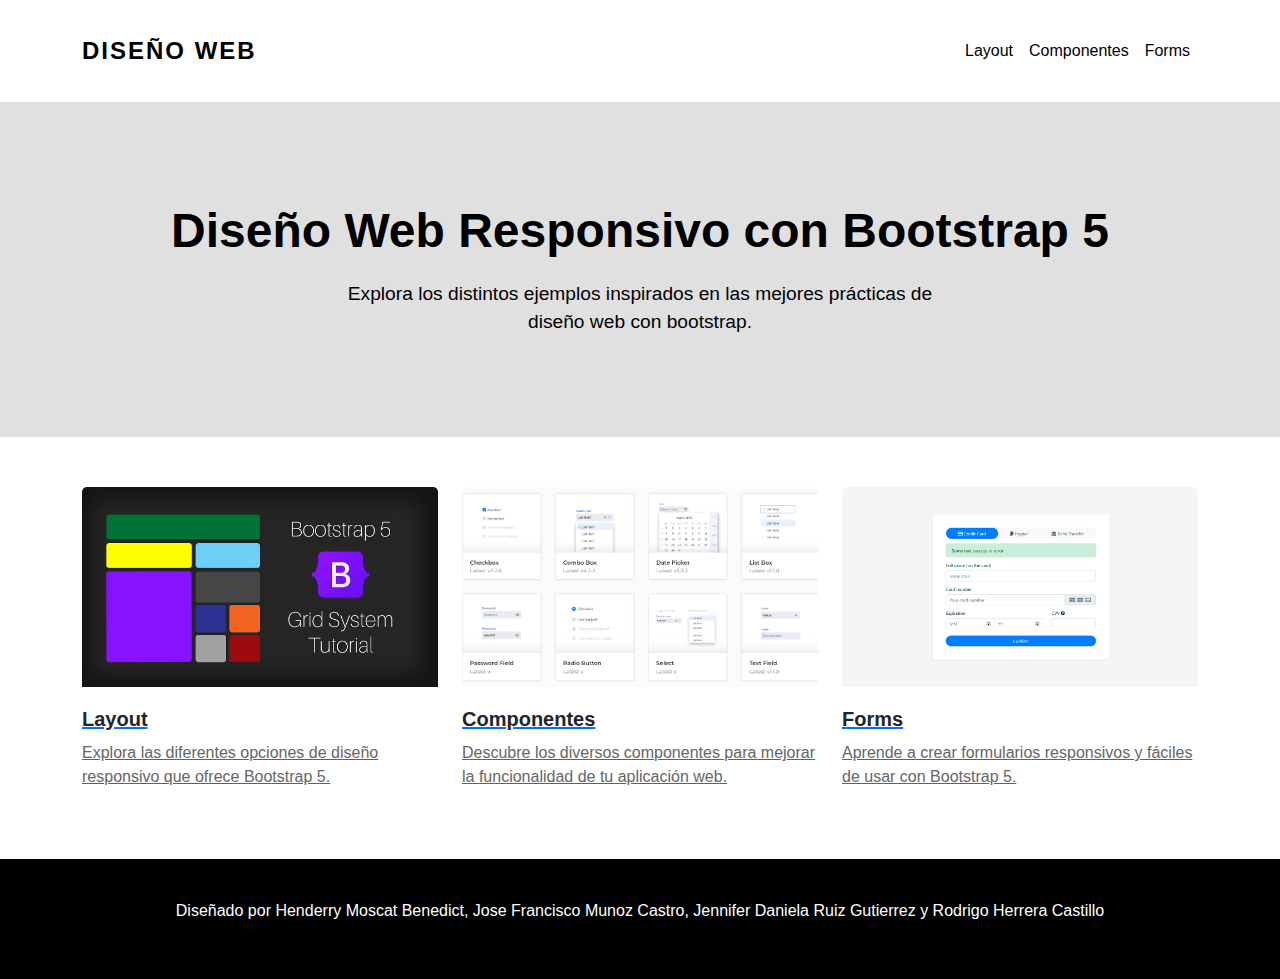
<file: index.html>
<!DOCTYPE html>
<html lang="es">
  <head>
    <meta charset="UTF-8" />
    <meta name="viewport" content="width=device-width, initial-scale=1.0" />
    <title>Diseño Web Responsivo</title>
    <link
      href="https://cdn.jsdelivr.net/npm/bootstrap@5.3.0-alpha1/dist/css/bootstrap.min.css"
      rel="stylesheet"
    />
    <link rel="stylesheet" href="css/index.css" />
 
  </head>
  <body>
    <header>
      <nav class="navbar navbar-expand-lg">
        <div class="container">
          <a class="navbar-brand logo" href="#">DISEÑO WEB</a>
          <button
            class="navbar-toggler"
            type="button"
            data-bs-toggle="collapse"
            data-bs-target="#navbarNav"
            aria-controls="navbarNav"
            aria-expanded="false"
            aria-label="Toggle navigation"
          >
            <span class="navbar-toggler-icon"></span>
          </button>
          <div class="collapse navbar-collapse" id="navbarNav">
            <ul class="navbar-nav ms-auto">
              <li class="nav-item">
                <a class="nav-link" href="#layout">Layout</a>
              </li>
              <li class="nav-item">
                <a class="nav-link" href="#components">Componentes</a>
              </li>
              <li class="nav-item">
                <a class="nav-link" href="#forms">Forms</a>
              </li>
            </ul>
          </div>
        </div>
      </nav>
    </header>

    <section class="hero text-center">
      <div class="container">
        <h1>Diseño Web Responsivo con Bootstrap 5</h1>
        <p>
          Explora los distintos ejemplos inspirados en las mejores prácticas de
          diseño web con bootstrap.
        </p>
      </div>
    </section>

    <div class="container">
      <div class="row g-4">
        <div class="col-md-4">
          <a href="layout.html">
            <div class="card example-card">
              <img
                src="css/maxresdefault.jpg"
                class="card-img-top example-image"
                alt="Layout"
              />
              <div class="card-body">
                <h5 class="card-title">Layout</h5>
                <p class="card-text">
                  Explora las diferentes opciones de diseño responsivo que
                  ofrece Bootstrap 5.
                </p>
              </div>
            </div>
          </a>
        </div>

        <div class="col-md-4">
          <a href="components.html">
            <div class="card example-card">
              <img
                src="css/51866907-7e001f00-234a-11e9-8c38-419ae045f9f7.png"
                class="card-img-top example-image"
                alt="Componentes"
              />
              <div class="card-body">
                <h5 class="card-title">Componentes</h5>
                <p class="card-text">
                  Descubre los diversos componentes para mejorar la
                  funcionalidad de tu aplicación web.
                </p>
              </div>
            </div>
          </a>
        </div>

        <div class="col-md-4">
          <a href="forms.html">
            <div class="card example-card">
              <img
                src="css/bootstrap-4-credit-card-form.png"
                class="card-img-top example-image"
                alt="Forms"
              />
              <div class="card-body">
                <h5 class="card-title">Forms</h5>
                <p class="card-text">
                  Aprende a crear formularios responsivos y fáciles de usar con
                  Bootstrap 5.
                </p>
              </div>
            </div>
          </a>
        </div>
      </div>
    </div>

    <footer class="text-center">
      <div class="container">
        <p>Diseñado por Henderry Moscat Benedict, Jose Francisco Munoz Castro, Jennifer Daniela Ruiz Gutierrez y Rodrigo Herrera Castillo</p>
      </div>
    </footer>

    <script src="https://cdn.jsdelivr.net/npm/bootstrap@5.3.0-alpha1/dist/js/bootstrap.bundle.min.js"></script>
  </body>
</html>
</file>
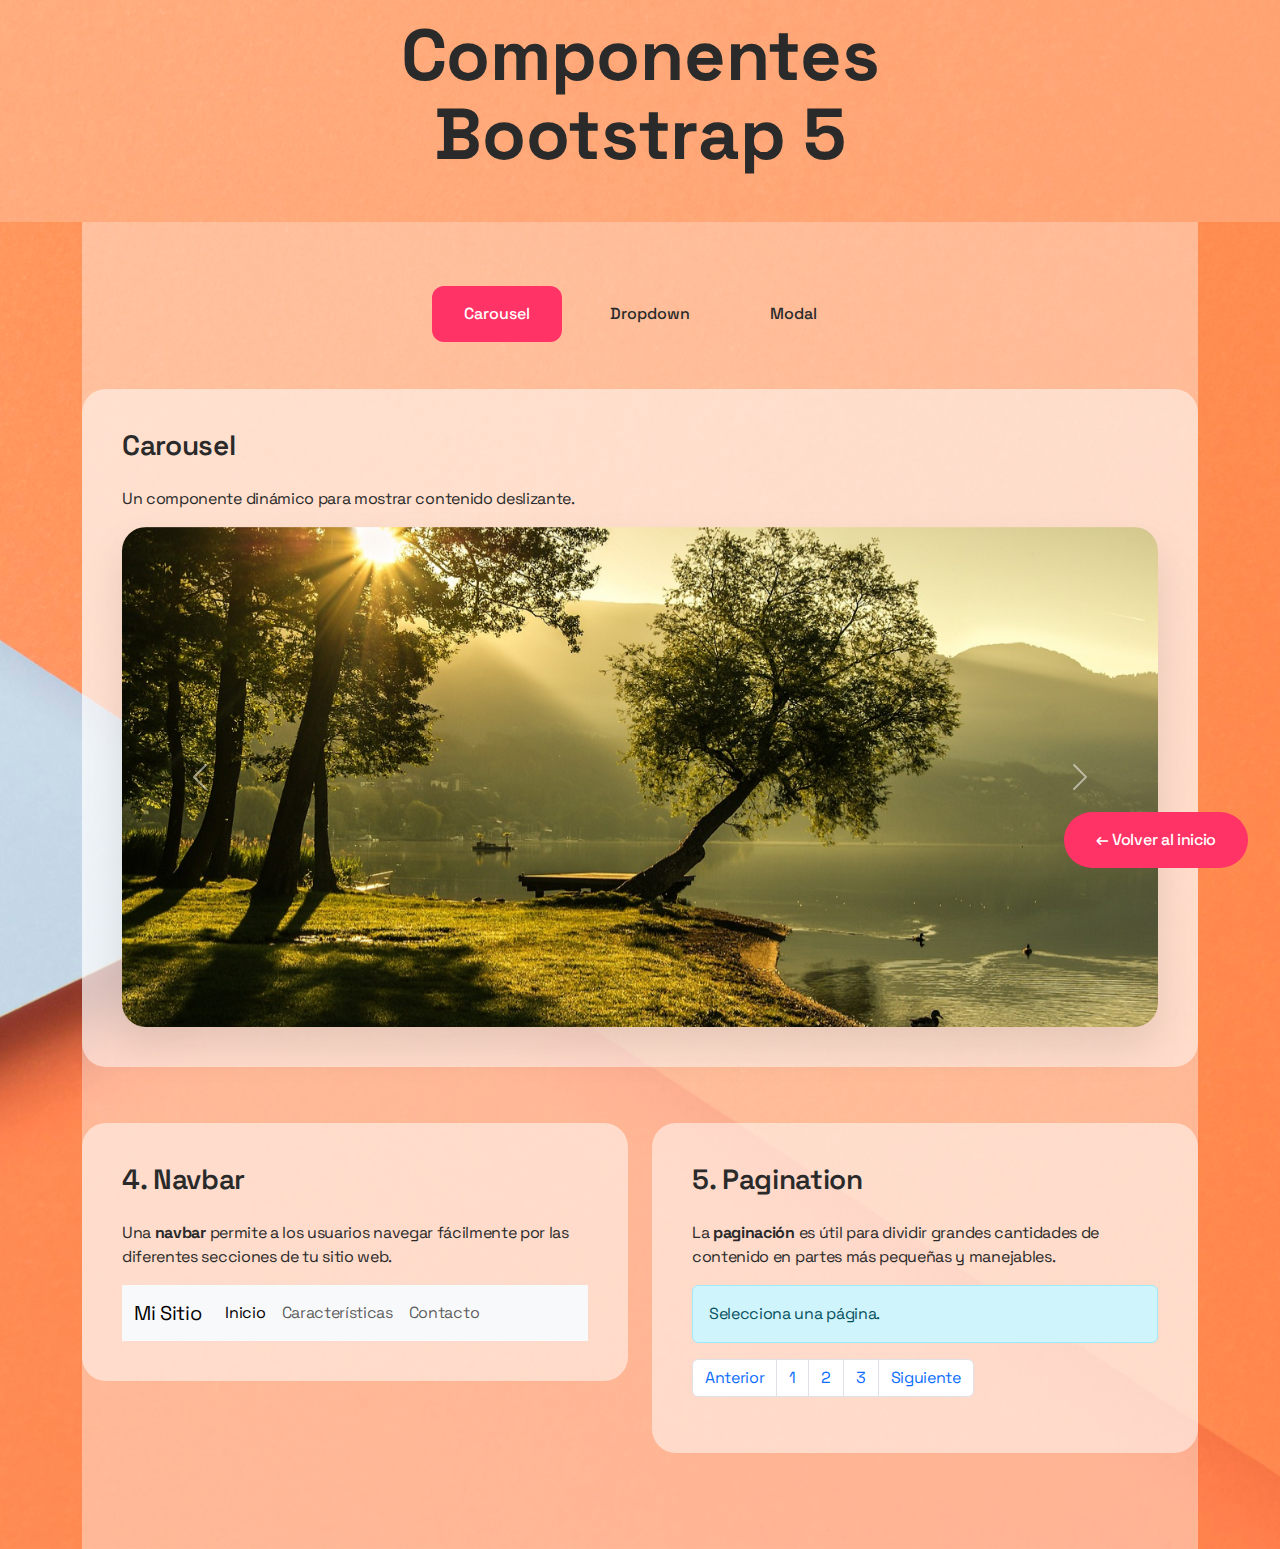
<file: components.html>
<!DOCTYPE html>
<html lang="es">
<head>
    <meta charset="UTF-8">
    <meta name="viewport" content="width=device-width, initial-scale=1.0">
    <title>Componentes Bootstrap 5</title>
    <link href="https://cdn.jsdelivr.net/npm/bootstrap@5.3.2/dist/css/bootstrap.min.css" rel="stylesheet">
    <link rel="preconnect" href="https://fonts.googleapis.com">
    <link rel="preconnect" href="https://fonts.gstatic.com" crossorigin>
    <link href="https://fonts.googleapis.com/css2?family=Space+Grotesk:wght@300;400;500;600;700&display=swap" rel="stylesheet">
    <link rel="stylesheet" href="css/componentes.css">
    
</head>
<body>
    <header class="text-center">
        <div class="container">
            <h1 class="header-title">Componentes<br>Bootstrap 5</h1>
            <p class="lead"></p>
        </div>
    </header>

    <div class="container">
        <div class="main-content">
            <ul class="nav nav-tabs justify-content-center" id="componentNav" role="tablist">
                <li class="nav-item" role="presentation">
                    <button class="nav-link active" id="carousel-tab" data-bs-toggle="tab" data-bs-target="#carousel" type="button" role="tab">Carousel</button>
                </li>
                <li class="nav-item" role="presentation">
                    <button class="nav-link" id="dropdown-tab" data-bs-toggle="tab" data-bs-target="#dropdown" type="button" role="tab">Dropdown</button>
                </li>
                <li class="nav-item" role="presentation">
                    <button class="nav-link" id="modal-tab" data-bs-toggle="tab" data-bs-target="#modal" type="button" role="tab">Modal</button>
                </li>
            </ul>

            <div class="tab-content">
               <div class="tab-pane fade show active" id="carousel" role="tabpanel">
                    <div class="example-card animate-fade-in-up">
                        <h2>Carousel</h2>
                        <p>Un componente dinámico para mostrar contenido deslizante.</p>
                        <div id="carouselExample" class="carousel slide" data-bs-ride="carousel">
                            <div class="carousel-inner">
                                <div class="carousel-item active">
                                    <img src="pasaje1.jpg" class="d-block w-100" alt="Slide 1">
                                </div>
                                <div class="carousel-item">
                                    <img src="paisaje2.jpeg" class="d-block w-100" alt="Slide 2">
                                </div>
                                <div class="carousel-item">
                                    <img src="paisaje3.jpg" class="d-block w-100" alt="Slide 3">
                                </div>  
                            </div>
                            <button class="carousel-control-prev" type="button" data-bs-target="#carouselExample" data-bs-slide="prev">
                                <span class="carousel-control-prev-icon"></span>
                            </button>
                            <button class="carousel-control-next" type="button" data-bs-target="#carouselExample" data-bs-slide="next">
                                <span class="carousel-control-next-icon"></span>
                            </button>
                        </div>
                    </div>
                </div>

                <div class="tab-pane fade" id="dropdown" role="tabpanel">
                    <div class="example-card animate-fade-in-up">
                        <h2>Dropdown</h2>
                        <p>Menús desplegables.</p>
                        <div class="dropdown">
                            <button class="btn btn-primary dropdown-toggle" type="button" id="dropdownMenuButton" data-bs-toggle="dropdown" aria-expanded="false">
                                Abrir menú
                            </button>
                            <ul class="dropdown-menu" aria-labelledby="dropdownMenuButton">
                                <li><a class="dropdown-item" href="#">Opción 1</a></li>
                                <li><a class="dropdown-item" href="#">Opción 2</a></li>
                                <li><a class="dropdown-item" href="#">Opción 3</a></li>
                            </ul>
                        </div>
                    </div>
                </div>

                <div class="tab-pane fade" id="modal" role="tabpanel">
                    <div class="example-card animate-fade-in-up">
                        <h2>Modal</h2>
                        <p>Ventanas emergentes.</p>
                        <button type="button" class="btn btn-primary" data-bs-toggle="modal" data-bs-target="#exampleModal">
                            Abrir modal
                        </button>
                    </div>
                </div>
                <div class="row row-cols-1 row-cols-md-2 row-cols-lg-2 g-4 mt-4">
                    <div class="col">
                        <div class="example-card">
                            <h2>4. Navbar</h2>
                            <p>Una <strong>navbar</strong> permite a los usuarios navegar fácilmente por las diferentes secciones de tu sitio web.</p>
                            <nav class="navbar navbar-expand-lg navbar-light bg-light">
                            <div class="container-fluid">
                                <a class="navbar-brand" href="#">Mi Sitio</a>
                                <button class="navbar-toggler" type="button" data-bs-toggle="collapse" data-bs-target="#navbarNav" aria-controls="navbarNav" aria-expanded="false" aria-label="Toggle navigation">
                                <span class="navbar-toggler-icon"></span>
                                </button>
                                <div class="collapse navbar-collapse" id="navbarNav">
                                <ul class="navbar-nav">
                                    <li class="nav-item">
                                    <a class="nav-link active" aria-current="page" href="#">Inicio</a>
                                    </li>
                                    <li class="nav-item">
                                    <a class="nav-link" href="#">Características</a>
                                    </li>
                                    <li class="nav-item">
                                    <a class="nav-link" href="#">Contacto</a>
                                    </li>
                                </ul>
                                </div>
                            </div>
                            </nav>
                        </div>
                        </div>
            
                          <div class="col">
                                <div class="example-card">
                                    <h2>5. Pagination</h2>
                                    <p>La <strong>paginación</strong> es útil para dividir grandes cantidades de contenido en partes más pequeñas y manejables.</p>
                                    <div id="pagination-content" class="alert alert-info">Selecciona una página.</div>
                                    <nav aria-label="Page navigation example">
                                        <ul class="pagination">
                                            <li class="page-item"><a class="page-link" href="#" onclick="changeContent('Anterior')">Anterior</a></li>
                                            <li class="page-item"><a class="page-link" href="#" onclick="changeContent('1')">1</a></li>
                                            <li class="page-item"><a class="page-link" href="#" onclick="changeContent('2')">2</a></li>
                                            <li class="page-item"><a class="page-link" href="#" onclick="changeContent('3')">3</a></li>
                                            <li class="page-item"><a class="page-link" href="#" onclick="changeContent('Siguiente')">Siguiente</a></li>
                                        </ul>
                                    </nav>
                                </div>
                            </div>
                        </div>
        </div>
    </div>

    <div class="modal fade" id="exampleModal" tabindex="-1" aria-hidden="true">
        <div class="modal-dialog modal-dialog-centered">
            <div class="modal-content">
                <div class="modal-header">
                    <h5 class="modal-title">Título del Modal</h5>
                    <button type="button" class="btn-close" data-bs-dismiss="modal" aria-label="Close"></button>
                </div>
                <div class="modal-body">
                    <p>Este es un ejemplo de modal con diseño moderno y minimalista.</p>
                </div>
                <div class="modal-footer">
                    <button type="button" class="btn btn-secondary" data-bs-dismiss="modal">Cerrar</button>
                    <button type="button" class="btn btn-primary">Guardar cambios</button>
                </div>
            </div>
        </div>
    </div>
</div>
<div class="tab-content">


</div>
      

    <a href="#" class="back-to-home">
        ← Volver al inicio
    </a>

   <script src="https://cdn.jsdelivr.net/npm/@popperjs/core@2.11.8/dist/umd/popper.min.js"></script>
    <script src="https://cdn.jsdelivr.net/npm/bootstrap@5.3.2/dist/js/bootstrap.bundle.min.js"></script>
   <script>
        
        function changeContent(page) {
            const content = document.getElementById('pagination-content');
            content.innerHTML = `Has seleccionado : ${page}`;
        }

       const observer = new IntersectionObserver((entries) => {
            entries.forEach(entry => {
                if (entry.isIntersecting) {
                    entry.target.classList.add('show');
                }
            });
        }, {
            threshold: 0.1
        });

        document.querySelectorAll('.example-card').forEach(card => {
            observer.observe(card);
        });
    </script>
</body>
</html>
</file>
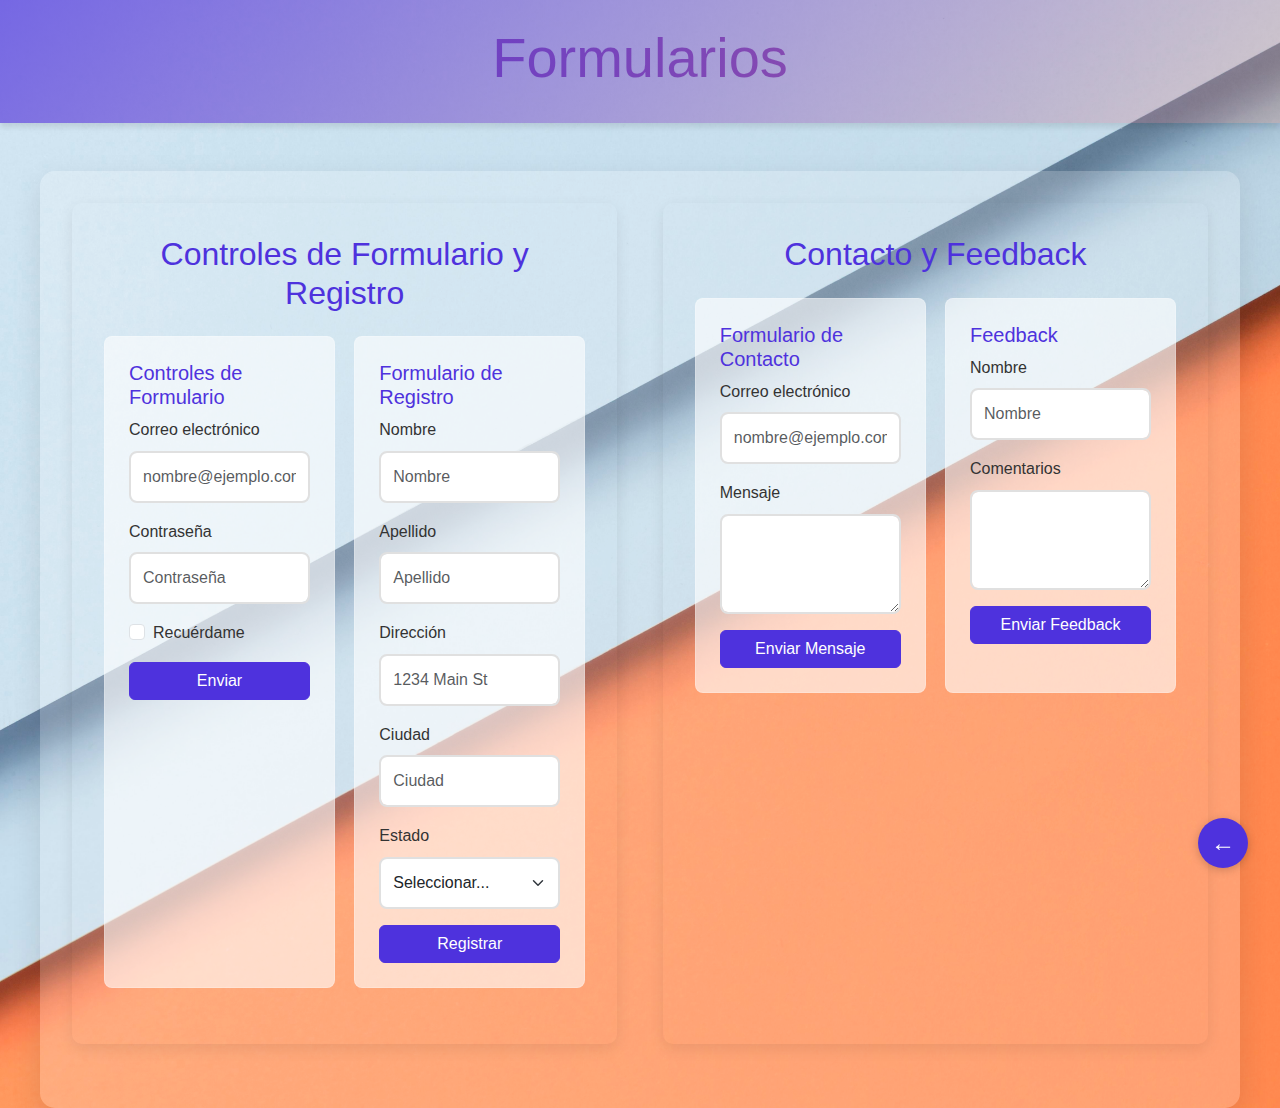
<file: forms.html>
<!DOCTYPE html>
<html lang="es">
  <head>
    <meta charset="UTF-8" />
    <meta name="viewport" content="width=device-width, initial-scale=1.0" />
    <title>Formularios </title>
    <link href="https://cdn.jsdelivr.net/npm/bootstrap@5.3.0-alpha1/dist/css/bootstrap.min.css" rel="stylesheet" />
  <link rel="stylesheet" href="css/form.css">
  </head>
  <body>
    <header class="text-white text-center py-4">
      <h1 class="display-4">Formularios</h1>
    </header>

    <div class="container mt-5 main-content">
      <div class="form-row">
        <div class="form-section fade-in">
          <h2 class="text-center mb-4">Controles de Formulario y Registro</h2>
          <div class="inner-row">
            <div class="inner-box">
              <h5>Controles de Formulario</h5>
              <form>
                <div class="mb-3">
                  <label for="exampleInputEmail1" class="form-label">Correo electrónico</label>
                  <input type="email" class="form-control" id="exampleInputEmail1" placeholder="nombre@ejemplo.com" />
                </div>
                <div class="mb-3">
                  <label for="exampleInputPassword1" class="form-label">Contraseña</label>
                  <input type="password" class="form-control" id="exampleInputPassword1" placeholder="Contraseña" />
                </div>
                <div class="mb-3 form-check">
                  <input type="checkbox" class="form-check-input" id="exampleCheck1" />
                  <label class="form-check-label" for="exampleCheck1">Recuérdame</label>
                </div>
                <button type="submit" class="btn btn-primary w-100">Enviar</button>
              </form>
            </div>
            <div class="inner-box">
              <h5>Formulario de Registro</h5>
              <form>
                <div class="mb-3">
                  <label for="firstName" class="form-label">Nombre</label>
                  <input type="text" class="form-control" id="firstName" placeholder="Nombre" />
                </div>
                <div class="mb-3">
                  <label for="lastName" class="form-label">Apellido</label>
                  <input type="text" class="form-control" id="lastName" placeholder="Apellido" />
                </div>
                <div class="mb-3">
                  <label for="inputAddress" class="form-label">Dirección</label>
                  <input type="text" class="form-control" id="inputAddress" placeholder="1234 Main St" />
                </div>
                <div class="mb-3">
                  <label for="inputCity" class="form-label">Ciudad</label>
                  <input type="text" class="form-control" id="inputCity" placeholder="Ciudad" />
                </div>
                <div class="mb-3">
                  <label for="inputState" class="form-label">Estado</label>
                  <select id="inputState" class="form-select">
                    <option selected>Seleccionar...</option>
                    <option>Opción 1</option>
                    <option>Opción 2</option>
                  </select>
                </div>
                <button type="submit" class="btn btn-primary w-100">Registrar</button>
              </form>
            </div>
          </div>
        </div>

        <div class="form-section fade-in">
          <h2 class="text-center mb-4">Contacto y Feedback</h2>
          <div class="inner-row">
            <div class="inner-box">
              <h5>Formulario de Contacto</h5>
              <form>
                <div class="mb-3">
                  <label for="contactEmail" class="form-label">Correo electrónico</label>
                  <input type="email" class="form-control" id="contactEmail" placeholder="nombre@ejemplo.com" />
                </div>
                <div class="mb-3">
                  <label for="contactMessage" class="form-label">Mensaje</label>
                  <textarea class="form-control" id="contactMessage" rows="3"></textarea>
                </div>
                <button type="submit" class="btn btn-primary w-100">Enviar Mensaje</button>
              </form>
            </div>
            <div class="inner-box">
              <h5>Feedback</h5>
              <form>
                <div class="mb-3">
                  <label for="feedbackName" class="form-label">Nombre</label>
                  <input type="text" class="form-control" id="feedbackName" placeholder="Nombre" />
                </div>
                <div class="mb-3">
                  <label for="feedbackComments" class="form-label">Comentarios</label>
                  <textarea class="form-control" id="feedbackComments" rows="3"></textarea>
                </div>
                <button type="submit" class="btn btn-primary w-100">Enviar Feedback</button>
              </form>
            </div>
          </div>
        </div>
      </div>
    </div>

    <button class="btn-back" onclick="window.history.back()">←</button>

    <script src="https://cdn.jsdelivr.net/npm/bootstrap@5.3.0-alpha1/dist/js/bootstrap.bundle.min.js"></script>
  </body>
</html>
</file>
<file: css/index.css>
:root {
        --primary-color: #000000;
        --secondary-color: #ffffff;
        --accent-color: #e0e0e0;
      }

      body {
        font-family: "Helvetica Neue", Arial, sans-serif;
        color: var(--primary-color);
        background-color: var(--secondary-color);
      }

      header {
        padding: 20px 0;
        background-color: var(--secondary-color);
        position: sticky;
        top: 0;
        z-index: 1000;
      }

      .logo {
        font-size: 1.5rem;
        font-weight: bold;
        letter-spacing: 2px;
      }

      .nav-link {
        color: var(--primary-color);
        font-weight: 500;
        transition: color 0.3s ease;
        text-decoration: none;
      }

      .nav-link:hover {
        color: var(--accent-color);
      }

      .hero {
        background-color: var(--accent-color);
        padding: 100px 0;
        margin-bottom: 50px;
      }

      .hero h1 {
        font-size: 3rem;
        font-weight: 700;
        margin-bottom: 20px;
      }

      .hero p {
        font-size: 1.2rem;
        max-width: 600px;
        margin: 0 auto;
      }

      .example-card {
        border: none;
        border-radius: 0;
        transition: transform 0.3s ease;
        cursor: pointer;
      }

      .example-card:hover {
        transform: translateY(-10px);
      }

      .example-image {
        width: 100%;
        height: 200px;
        object-fit: cover;
      }

      .card-body {
        padding: 20px 0;
      }

      .card-title {
        font-weight: 600;
        margin-bottom: 10px;
      }

      .card-text {
        color: #666;
      }

      footer {
        background-color: var(--primary-color);
        color: var(--secondary-color);
        padding: 40px 0;
        margin-top: 50px;
      }

      @media (max-width: 768px) {
        .hero h1 {
          font-size: 2rem;
        }
        .hero p {
          font-size: 1rem;
        }
      }
</file>
<file: css/componentes.css>
:root {
            --primary-color: #2a2a2a;
            --secondary-color: #e9e9e9;
            --accent-color: #ff3366;
            --text-color: #2a2a2a;
            --background-color: #ffffff;
            --card-background: #f8f8f8;
            --transition-speed: 0.3s;
        }

        body {
            background-image: url('armarios-azules-naranjas.jpg');
            background-size: cover;
            background-position: center;
            color: var(--text-color);
            font-family: 'Space Grotesk', sans-serif;
            overflow-x: hidden;
            letter-spacing: -0.02em;
        }

        header {
            background-color: rgba(255, 255, 255, 0.2);
            padding: 1rem 0;
            position: relative;
        }

        .header-title {
            font-size: 4.5rem;
            font-weight: 700;
            line-height: 1.1;
            color: var(--primary-color);
            margin-bottom: 2rem;
        }


       .main-content {
            padding: 4rem 0;
            background: rgba(255, 255, 255, 0.4);

        }

        .example-card {   background: rgba(255, 255, 255, 0.5);

            border-radius: 24px;
            padding: 2.5rem;
            margin-bottom: 2rem;
            transition: all var(--transition-speed) cubic-bezier(0.4, 0, 0.2, 1);
            border: 1px solid rgba(0,0,0,0.05);
              border: 2px solid var(--secondary-r);
     
        }

        .example-card:hover {
            transform: translateY(-8px);
            box-shadow: 0 20px 40px rgba(0,0,0,0.08);
        }

        .example-card h2 {
            font-size: 1.75rem;
            font-weight: 600;
            margin-bottom: 1.5rem;
            transition: color var(--transition-speed); 
   
        }
   .nav-tabs {
            border: none;
            margin-bottom: 3rem;
            gap: 1rem;
        }

        .nav-tabs .nav-link {
            border: none;
            color: var(--text-color);
            font-weight: 500;
            padding: 1rem 2rem;
            border-radius: 12px;
            transition: all var(--transition-speed) ease;
            background: transparent;
        }

        .nav-tabs .nav-link.active {
            background: var(--accent-color);
            color: white;
        }

        .nav-tabs .nav-link:hover:not(.active) {
            background: var(--secondary-color);
        }

        .carousel {
            border-radius: 24px;
            overflow: hidden;
            box-shadow: 0 20px 40px rgba(0,0,0,0.1);
        }

        .carousel-item img {
            height: 500px;
            object-fit: cover;
        }

       .dropdown-menu {
            border: none;
            box-shadow: 0 10px 30px rgba(0,0,0,0.1);
            border-radius: 16px;
            padding: 1rem;
        }

        .dropdown-item {
            padding: 0.75rem 1.5rem;
            border-radius: 8px;
            transition: all var(--transition-speed) ease;
        }

        .dropdown-item:hover {
            background-color: var(--accent-color);
            color: white;
            transform: translateX(5px);
        }

        .modal-content {
            border: none;
            border-radius: 24px;
        }

        .modal-header {
            border-bottom: none;
            padding: 2rem 2rem 1rem;
        }

        .modal-body {
            padding: 1rem 2rem;
        }

        .modal-footer {
            border-top: none;
            padding: 1rem 2rem 2rem;
        }

        .btn {
            padding: 0.75rem 2rem;
            border-radius: 12px;
            font-weight: 500;
            transition: all var(--transition-speed) ease;
        }

        .btn-primary {
            background-color: var(--accent-color);
            border-color: var(--accent-color);
        }

        .btn-primary:hover {
            background-color: darken(var(--accent-color), 10%);
            border-color: darken(var(--accent-color), 10%);
            transform: translateY(-2px);
        }
        .example-card h2:hover {
            color: var(--accent-color); 
        }
       .back-to-home {
            position: fixed;
            bottom: 2rem;
            right: 2rem;
            background: var(--accent-color);
            color: white;
            padding: 1rem 2rem;
            border-radius: 100px;
            text-decoration: none;
            font-weight: 500;
            transition: all var(--transition-speed) ease;
            z-index: 1000;
        }

        .back-to-home:hover {
            transform: translateY(-3px);
            box-shadow: 0 10px 30px rgba(255,51,102,0.3);
            color: white;
        }

         @keyframes fadeInUp {
            from {
                opacity: 0;
                transform: translateY(20px);
            }
            to {
                opacity: 1;
                transform: translateY(0);
            }
        }

        .animate-fade-in-up {
            animation: fadeInUp 0.6s ease forwards;
        }

       @media (max-width: 768px) {
            .header-title {
                font-size: 3rem;
            }

            .example-card {
                padding: 1.5rem;
            }

            .carousel-item img {
                height: 300px;
            }
        }
</file>
<file: css/form.css>
:root {
  --primary-color: #4E32DD;
  --secondary-color: #FF7F50;
  --background-color: #F5F5F5;
  --text-color: #333333;
}

body {
  background-image: url(vista-superior-armario-papel-decorativo.jpg); 
  background-size: cover;
  background-position: center; 
  background-repeat: no-repeat; 
  font-family: 'Segoe UI', Tahoma, Geneva, Verdana, sans-serif;
  line-height: 1.6;
  color: var(--text-color);
}

.container {
  max-width: 1200px;
  margin: 0 auto;
}

header {
  background: linear-gradient(135deg, rgba(78, 50, 221, 0.7), rgba(255, 127, 80, 0.2));
  margin: 0 auto;
  width: 100%;
  padding: 2rem 0;
  margin-bottom: 2rem;
  box-shadow: 0 4px 6px rgba(0, 0, 0, 0.1);
  position: relative;
  overflow: hidden;
}

h1 {
  background: linear-gradient(90deg, var(--primary-color), var(--secondary-color), var(--primary-color));
  -webkit-background-clip: text;
  -webkit-text-fill-color: transparent;
  animation: gradient-animation 20s ease infinite;
  background-size: 400%; 
  font-size: 3rem;
}

@keyframes gradient-animation {
  0% { background-position: 0%; }
  50% { background-position: 100%; }
  100% { background-position: 0%; }
}

h2, h5 {
  color: var(--primary-color);
}

.btn-primary {
  background-color: var(--primary-color);
  border-color: var(--primary-color);
  transition: all 0.3s ease;
}

.btn-primary:hover {
  background-color: var(--secondary-color);
  border-color: var(--secondary-color);
  transform: translateY(-2px);
  box-shadow: 0 4px 8px rgba(0, 0, 0, 0.2);
}

.main-content {
  background-color: rgba(255, 255, 255, 0.2); 
  border-radius: 15px;
  box-shadow: 0 10px 30px rgba(0, 0, 0, 0.1);
  padding: 2rem;
  margin-top: 2rem;
}

.form-section {
  border: none;
  border-radius: 10px;
  padding: 2rem;
  margin-bottom: 2rem;
  background-color: rgba(255, 255, 255, 0.);
 
  box-shadow: 0 5px 15px rgba(0, 0, 0, 0.08);
  transition: all 0.3s ease;
}

.form-section:hover {
  transform: translateY(-5px);
  box-shadow: 0 8px 25px rgba(0, 0, 0, 0.15);
}

.inner-box {
  border: 1px solid  rgba(255, 255, 255, 0.2); 
  ;
  border-radius: 8px;
  padding: 1.5rem;
  margin-bottom: 1.5rem;
  background-color: rgba(255, 255, 255, 0.6); 
  transition: all 0.3s ease;
}

.inner-box:hover {
  background-color: #ffffff;
  box-shadow: 0 5px 15px rgba(0, 0, 0, 0.1);
}

.form-control, .form-select {
  border: 2px solid #e0e0e0;
  border-radius: 8px;
  padding: 0.75rem;
  transition: all 0.3s ease;
}

.form-control:focus, .form-select:focus {
  border-color: var(--primary-color);
  box-shadow: 0 0 0 0.2rem rgba(78, 50, 221, 0.25);
}

.btn-back {
  position: fixed;
  bottom: 2rem;
  right: 2rem;
  background-color: var(--primary-color);
  color: #ffffff;
  border: none;
  border-radius: 50%;
  width: 50px;
  height: 50px;
  font-size: 1.5rem;
  display: flex;
  align-items: center;
  justify-content: center;
  transition: all 0.3s ease;
  box-shadow: 0 2px 10px rgba(0, 0, 0, 0.2);
}

.btn-back:hover {
  background-color: var(--secondary-color);
  transform: scale(1.1);
}

@media (min-width: 992px) {
  .form-row {
    display: flex;
    justify-content: space-between;
  }
  .form-section {
    width: 48%;
  }
  .inner-row {
    display: flex;
    justify-content: space-between;
  }
  .inner-box {
    width: 48%;
  }
}

@keyframes fadeIn {
  from { opacity: 0; transform: translateY(20px); }
  to { opacity: 1; transform: translateY(0); }
}

.fade-in {
  animation: fadeIn 0.5s ease-out forwards;
}
</file>
